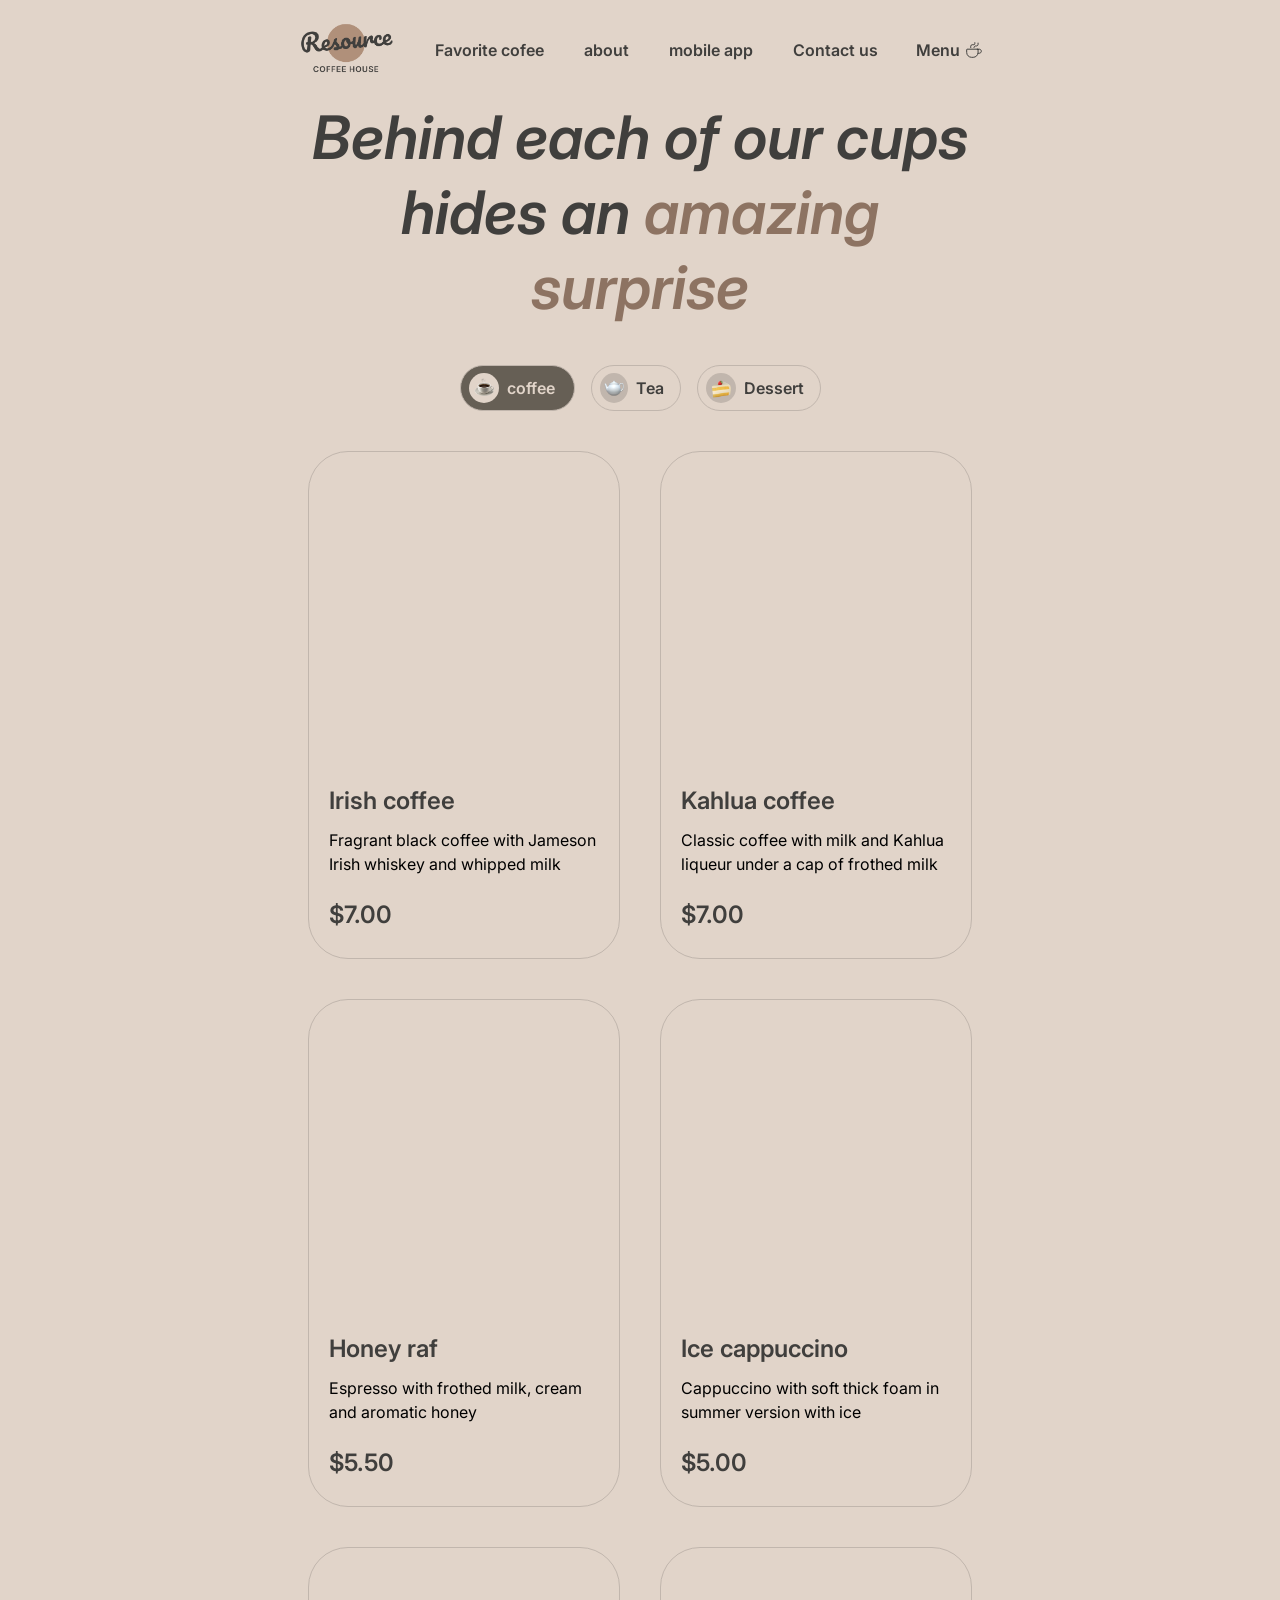
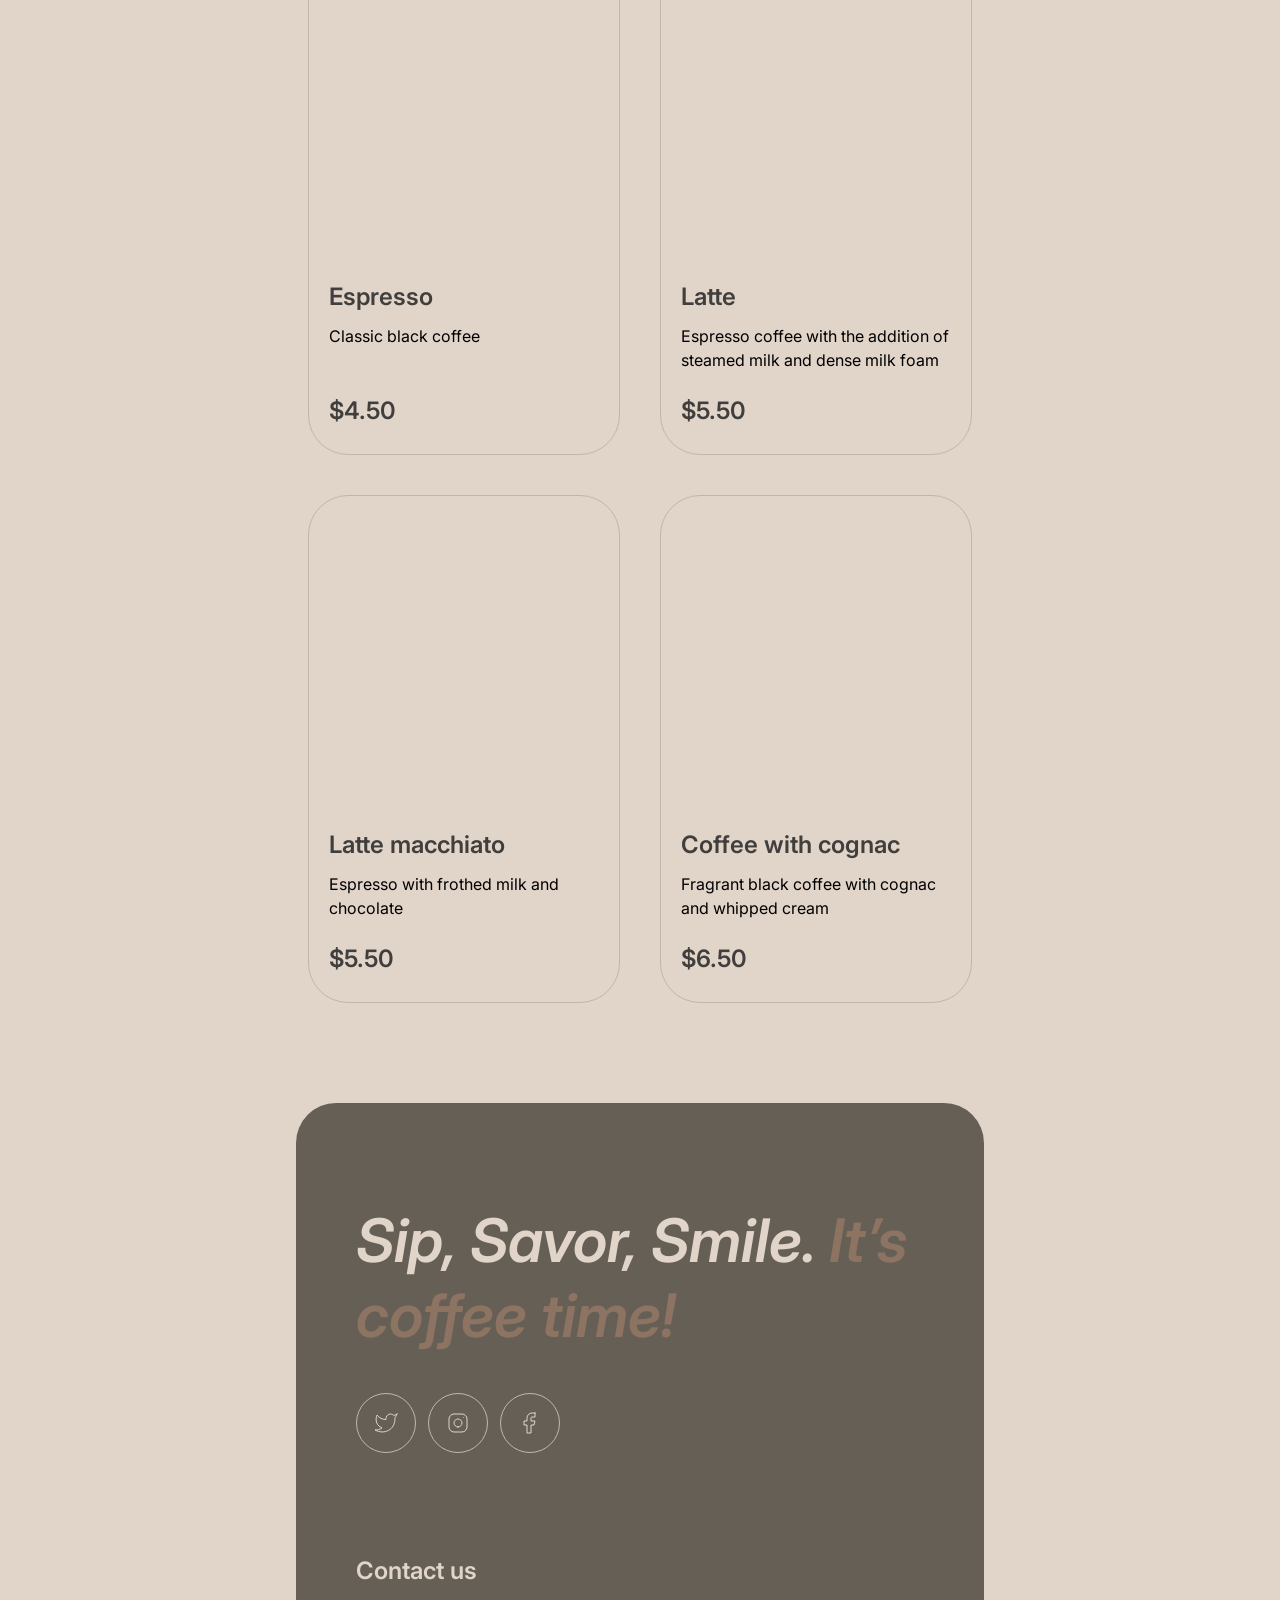
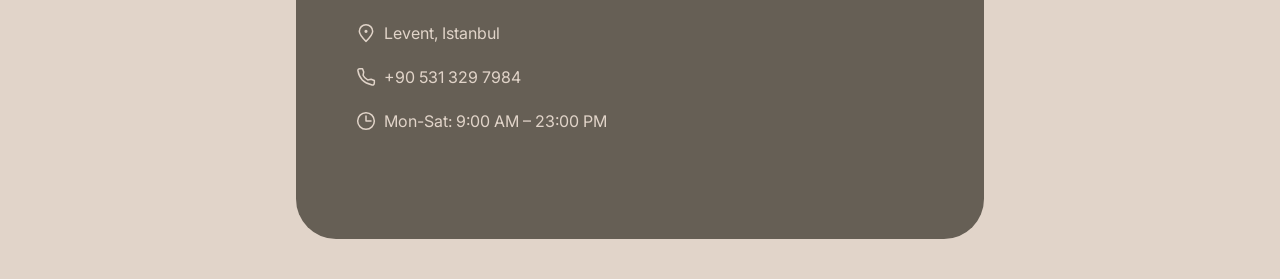
<file: menu.html>
<!DOCTYPE html>
<html lang="en">
  <head>
    <meta charset="UTF-8" />
    <meta name="viewport" content="width=device-width, initial-scale=1.0" />
    <title>Document</title>
    <link rel="icon" type="img/svg" href="./logosekme.svg" />

    <link rel="stylesheet" href="index.css" />
    <link
      href="https://fonts.googleapis.com/css2?family=Inter:wght@400;500;700&display=swap"
      rel="stylesheet"
    />
  </head>
  <body>
    <header>
      <div class="header-container">
        <a href="index.html">
          <img src="./logo.png" alt="logo" class="logoresmi" />
        </a>
        <nav class="extra">
          <ul>
            <li>
              <a href="#favourite-coffer">Favorite cofee</a>
            </li>
            <li><a href="#about">about</a></li>
            <li><a href="#mobile-app">mobile app</a></li>
            <li><a href="#footer">Contact us</a></li>
          </ul>
        </nav>
        <a class="kose" href="./menu.html" style="pointer-events: none">
          <span>Menu</span>
          <img class="kahveresm" src="./coffee-cup.svg" alt="coffe-cup" />
        </a>
        <div class="normalolan" style="cursor: pointer" id="menubtn">
          <img src="./State=default.svg" alt="iconn" />
        </div>
        <div class="normal-olmayan" id="yeterlan">
          <img src="./State=active.svg" alt="lann" />
        </div>
      </div>
      <nav class="dort" id="menuismenulan">
        <ul>
          <li><a href="#favourite-coffer">Favorite cofee</a></li>
          <li><a href="#about">about</a></li>
          <li><a href="#mobile-app">mobile app</a></li>
          <li><a href="#footer">Contact us</a></li>
          <li>
            <a
              class="moneyismoneylan"
              href="./menu.html"
              style="pointer-events: none"
            >
              <span>Menu</span>
              <img
                src="./coffee-cup.svg"
                alt="coffe-cup"
                style="width: 40px; height: 40px"
              />
            </a>
          </li>
        </ul>
      </nav>
    </header>
    <main>
      <div style="display: flex; justify-content: center; align-items: center">
        <div class="menu-container">
          <div class="offering">
            <span class="offering-text">
              <span class="line">Behind each of our</span><br class="brulan" />
              <span class="line">cups hides an</span><br class="brulan" />
              <span class="line-accent">amazing surprise</span>
            </span>

            <div class="tab-container">
              <div id="coffeebtn" class="coffee-container">
                <div class="coffee-round">
                  <img
                    src="cofferound.png"
                    alt="beyaz"
                    style="width: 20px; height: 20px"
                  />
                </div>
                <span class="coffee-text">coffee</span>
              </div>
              <div id="teabutton" class="tea-container">
                <div class="tea-round">
                  <img
                    src="beyaztepot.png"
                    alt="beyaz"
                    style="width: 20px; height: 20px"
                  />
                </div>
                <span class="tea-text">Tea</span>
              </div>
              <div id="dessertbtn" class="dessert-container">
                <div class="dessert-round">
                  <img
                    src="dessertround.png"
                    alt="beyaz"
                    style="width: 20px; height: 20px"
                  />
                </div>
                <span class="dessert-text">Dessert</span>
              </div>
            </div>
          </div>
          <div class="menu-products"></div>
          <button class="reloadbutonu" id="reloadbutonu">
            <img
              src="./refresh.svg"
              alt="refresh"
              style="width: 24px; height: 24px"
            />
          </button>
        </div>
      </div>
      <div class="modal-container">
        <div class="modal">
          <div class="resim-modal">
            <img src="./Latte.svg" alt="sssss" class="modalinresmi" />
          </div>
          <div class="description-contaier">
            <div class="titlelann">
              <span class="titlelan-name"></span>
              <span class="real-description"></span>
            </div>
            <div class="sizze">
              <span>size</span>
              <div class="tabbblar">
                <div class="ilk-iki">
                  <div class="kucuk active">
                    <div class="kucuk-daire active">S</div>
                    <span class="kucukisim active"></span>
                  </div>
                  <div class="orta">
                    <div class="orta-daire">M</div>
                    <span class="ortaisim"></span>
                  </div>
                </div>
                <div class="buyuk">
                  <div class="buyuk-daire">L</div>
                  <span class="buyukisim"></span>
                </div>
              </div>
            </div>
            <div class="sizze">
              <span>Additives</span>
              <div class="tabbblar">
                <div class="ilk-iki">
                  <div class="kucuk1">
                    <div class="kucuk1-daire">1</div>
                    <span class="kucuk1-isim">dinamik</span>
                  </div>
                  <div class="orta1">
                    <div class="orta1-daire">2</div>
                    <span class="orta1-isim">dinamik</span>
                  </div>
                </div>
                <div class="buyuk1">
                  <div class="buyuk1-daire">3</div>
                  <span class="buyuk1-isim">dinamik</span>
                </div>
              </div>
            </div>
            <div class="totall">
              <span>Total:</span>
              <span class="price">fiyat</span>
            </div>
            <div class="uyari">
              <img src="info-empty.svg" alt="iii" class="resimboyut" />
              <span style="font-size: 10px; font-weight: 600"
                >The cost is not final. Download our mobile app to see the final
                price and place your order. Earn loyalty points and enjoy your
                favorite coffee with up to 20% discount.</span
              >
            </div>
            <button class="kapatmatusu">Close</button>
          </div>
        </div>
      </div>
    </main>
    <footer id="footer" style="display: flex; justify-content: center">
      <div class="contacts-container">
        <div class="contacts-offer-container">
          <span class="contacts-offer-yazi"
            >Sip, Savor, Smile.
            <span style="color: #8d7362"> It’s coffee time!</span></span
          >
          <div class="contacts-socials">
            <img
              src="./twitter-button-icon-light.svg"
              alt="x"
              class="twiteerfalan"
            />
            <img
              src="./instagram-button-icon-light.svg"
              class="twiteerfalan"
              alt="i"
            />
            <img
              src="./facebook-button-icon-light.svg"
              class="twiteerfalan"
              alt="f"
            />
          </div>
        </div>
        <div class="contacts-info">
          <span class="contacts-info-yazi">Contact us</span>
          <div class="contacts-info-street">
            <a
              class="contact-info-konum"
              href="https://www.google.com/maps/place/Levent,+34330+Be%C5%9Fikta%C5%9F%2F%C4%B0stanbul/@41.082451,29.0057013,15z/data=!3m1!4b1!4m6!3m5!1s0x14cab66eb1aaff27:0x306025824b2de11e!8m2!3d41.0818288!4d29.0183512!16zL20vMGJ0MzA5?entry=ttu&g_ep=EgoyMDI1MTAwOC4wIKXMDSoASAFQAw%3D%3D"
              target="_blank"
              rel="noopener noreferrer"
            >
              <img src="pin-alt.svg" alt="konum" class="contact-icon" />
              <span class="contact-info-yazi-ayari">Levent, Istanbul</span>
            </a>
            <a class="contact-telefonlan" href="tel:+905313297984">
              <img src="phone.svg" alt="konum" class="contact-icon" />
              <span class="contact-info-yazi-ayari">+90 531 329 7984</span>
            </a>
            <div style="width: 268px; height: 28px; display: flex; gap: 8px">
              <img src="clock.svg" alt="konum" class="contact-icon" />
              <span class="contact-info-yazi-ayari"
                >Mon-Sat: 9:00 AM – 23:00 PM</span
              >
            </div>
          </div>
        </div>
      </div>
    </footer>
    <script src="menu.js"></script>
  </body>
</html>
</file>
<file: index.css>
html {
  scroll-behavior: smooth;
  top: 0;
  left: 0;
}

body {
  background-color: #e1d4c9;
  font-family: Inter;
  padding-top: 20px;
  padding-bottom: 40px;
  box-sizing: border-box; /* burası değişti*/
  margin: 0; /* burası değişti*/
}
header {
  display: flex;
  justify-content: center;
  align-items: center;
  flex-direction: column;
  padding-bottom: 20px;
}
.millk {
  display: flex;
  justify-content: center;
  align-items: center;
}
.hepsonradan {
  display: flex;
  flex-direction: column;
  align-items: center;
}
.reloadbutonu {
  width: 60px;
  height: 60px;
  display: flex;
  justify-content: center;
  align-items: center;
  border-radius: 100%;
  background-color: #e1d4c9;
  border: 1px solid #665f55;
  cursor: pointer;
}
.header-container {
  height: 60px;
  display: flex;
  justify-content: space-between;
  width: 348px;
  font-size: 16px;
  align-items: center;
  box-sizing: border-box;
}
.logoresmi {
  width: 100px;
  height: 60px;
}
.kahveresm {
  width: 20px;
  height: 20px;
}
.normalolan {
  width: 44px;
  height: 44px;
  display: flex;
  right: 0;
}
.normalolan.active {
  display: none;
}
.normal-olmayan {
  width: 44px;
  height: 44px;
  display: none;
}
.normal-olmayan.active {
  display: flex;
}
.dort {
  display: none;
}
.dort.active {
  display: flex;
  justify-content: center;
  font-size: 32px;
  font-weight: 600;
  color: #403f3d;
}
.dort ul {
  display: flex;
  flex-direction: column;
  gap: 60px;
  align-items: center;
  padding: 0px;
}
.dort a {
  text-decoration: none;
  color: #403f3d;
}
.dort li {
  list-style-type: none;
  color: #403f3d;
}
.extra {
  display: none;
}
/*
.moneyismoneylan {
  display: none;
}*/
.moneyismoneylan {
  display: flex;
  justify-content: center;
  align-items: center;
  text-decoration: none;
  color: #403f3d;
}
.kose {
  display: none;
}
.kahve {
  width: 20px;
  height: 20px;
}
.men {
  display: flex;
  justify-content: center;
  align-items: center;
  font-size: 16px;
}
.audiodahil {
  position: relative;
  width: 348px;
  height: 552px;
}
.videoaltindakiler {
  position: absolute;
  display: flex;
  flex-direction: column;
  justify-content: space-between;
  top: 0;
  left: 0;
  width: 348px;
  height: 552px;
  padding: 60px 16px;
  box-sizing: border-box;
}
.sonradan {
  display: flex;
  flex-direction: column;
  align-items: center;
  height: 576px;
  gap: 40px;
  justify-content: space-between;
}

.ikispankapsayici {
  font-size: 42px;
  text-align: center;
  max-width: 316px;
  text-align: left;
  height: 144px;
}
.videoyazisi {
  max-width: 316px;
  color: #d9d9d9;
  line-height: 150%;
  opacity: 1;
  height: 144px;
}
.butonundur {
  width: 200px;
  height: 64px;
  align-self: start;
  border-radius: 30px;
  background-color: #e1d4c9;
  border: none;
  position: relative;
  cursor: pointer;
  text-decoration: none;
}

.menumenu {
  width: 44px;
  height: 24px;
  color: #403f3d;
  display: flex;
  justify-content: center;
  align-items: center;
  font-weight: bold;
}
.iconlaralbayim {
  width: 20px;
  height: 20px;
}

.enustlogo {
  width: 100px;
  height: 60px;
}
.enustlogonunasi {
  width: 100px;
  height: 60px;
}
.oklardahil {
  display: flex;
  max-width: 348px;
  height: 696px;
  justify-content: center;
  align-items: center;
}
.slidercontainer {
  display: none;
  max-width: 348px;
  flex-direction: column;
  align-items: center;
  gap: 40px;
}
.slidercontainer.active {
  display: flex;
}
.sldiercontainerbaslik {
  font-size: 32px;
  max-width: 100%;
  display: flex;
  justify-content: center;
  align-items: center;
  font-weight: 600;
  height: 80px;
}
.sliderimage {
  width: 348px;
  height: 348px;
}
.slideryazicontainer {
  display: flex;
  flex-direction: column;
  justify-content: space-between;
  height: 164px;
  width: 348px;
  gap: 16px;
}
.kahvekelimesi {
  display: flex;
  justify-content: center;
  align-items: center;
}
.millk {
  display: inline-block;
  justify-content: center;
  align-items: center;
}
.resimveok {
  display: flex;
  justify-content: space-between;
  align-items: center;
}
.soloklar {
  display: none;
}
.sagoklar {
  display: none;
}
.about {
  max-width: 348px;
  height: 1580px;
  display: flex;
  flex-direction: column;
  gap: 40px;
}
.about-images {
  width: 348px;
  height: 1220px;
}
.about-images-column-1 {
  display: flex;
  flex-direction: column;
  gap: 40px;
}
.about-images-column-2 {
  display: none;
}
.column-1-first {
  width: 348px;
  height: 590px;
  object-fit: cover;
  background-image: url("column-1.png");
  background-size: cover; /* Bu satır eklendi */
  background-position: center; /* Opsiyonel ama önerilir */
  background-repeat: no-repeat; /* Tekrarlamasın diye */
  border-radius: 20px;
}

.column-1-second {
  width: 348px;
  height: 590px;
  object-fit: cover;
  background-image: url("column-2.png");
  background-size: cover; /* Bu satır eklendi */
  background-position: center; /* Opsiyonel ama önerilir */
  background-repeat: no-repeat; /* Tekrarlamasın diye */
  border-radius: 20px;
}
.column-1 {
  width: 348px;
  height: 590px;
  object-fit: cover;
  border-radius: 15px;
}
.column-2 {
  width: 348px;
  height: 590px;
  object-fit: cover;
  border-radius: 15px;
}
.perfectler {
  font-size: 32px;
  color: #403f3d;
  font-weight: 600;
  font-style: italic;
  line-height: 125%;
}
.mobileapp {
  max-width: 348px;
  height: 768px;
  display: flex;
  flex-direction: column;
  gap: 40px;
}
.mobile-app-offer {
  max-width: 348px;
  height: 380px;
  display: flex;
  flex-direction: column;
  gap: 40px;
}
.mobile-app-download {
  color: #403f3d;
  font-size: 32px;
  line-height: 1.25;
  font-weight: bold;
}
.mobile-app-resource {
  font-size: 16px;
  line-height: 1.5;
}
.ikiicon {
  max-width: 200px;
  height: 148px;
  display: flex;
  flex-direction: column;
  gap: 20px;
}
.appleicon {
  max-width: 200px;
  height: 64px;
  border: 1px solid;
  border-radius: 30px;
  display: flex;
  justify-content: start;
  align-items: center;
  padding-left: 20px;
  gap: 8px;
}
.appleresim {
  width: 36px;
  height: 36px;
}
.appleyani {
  color: #403f3d;
  max-width: 78px;
  height: 40px;
  font-weight: bold;
}
.appleyaziboyut-1 {
  font-size: 10px;
}
.appleyaziboyut-2 {
  font-size: 16px;
}
.mobile-screens-image {
  width: 348px;
  height: 348px;
}
.contacts-container {
  width: 348px;
  height: 526px;
  background-color: #665f55;
  padding: 60px 16px;
  box-sizing: border-box;
  border-radius: 40px;
  display: flex;
  flex-direction: column;
  gap: 40px;
  margin-top: 100px;
}
.contacts-offer-container {
  width: 316px;
  height: 180px;
  display: flex;
  flex-direction: column;
  justify-content: space-between;
}
.contacts-offer-yazi {
  font-size: 32px;
  line-height: 1.25;
  color: #e1d4c9;
}
.contacts-socials {
  width: 204px;
  height: 60px;
  display: flex;
  justify-content: space-between;
}
.contacts-info {
  width: 316px;
  height: 186px;
  color: #e1d4c9;
  display: flex;
  flex-direction: column;
  justify-content: space-between;
}
.contacts-info-yazi {
  font-size: 24px;
  line-height: 1.5;
  font-weight: 600;
}
.contacts-info-street {
  width: 262px;
  height: 116px;
  display: flex;
  flex-direction: column;
  justify-content: space-between;
}
.contact-info-konum {
  width: 182px;
  height: 28px;
  display: flex;
  gap: 8px;
  text-decoration: none;
  color: #e1d4c9;
}

.contact-icon {
  width: 20px;
  height: 20px;
}
.contact-info-yazi-ayari {
  font-size: 16px;
}
.contact-telefonlan {
  width: 175px;
  height: 28px;
  display: flex;
  gap: 8px;
  text-decoration: none;
  color: #e1d4c9;
}
.contact-telefonlan:hover {
  cursor: pointer;
  border-bottom: 1px solid #e1d4c9;
}
.preview {
  width: 310px;
  height: 506px;
  border-radius: 40px;
  border: 1px solid #c1b6ad;
  cursor: pointer;
}
.previewimage {
  border-radius: 40px;
  width: 310px;
  height: 310px;
  cursor: pointer;
}
.description {
  width: 310px;
  height: 196px;
  box-sizing: border-box;
  padding: 20px;
  text-align: left;
}
.titletogether {
  width: 270px;
  height: 114px;
  gap: 12px;
  display: flex;
  flex-direction: column;
}
.bigtitle {
  font-weight: 600;
  font-size: 24px;
  line-height: 125%;
  color: #403f3d;
}
.smalltitle {
  font-size: 16px;
  line-height: 150%;
  width: 270px;
  height: 72px;
}
.titleprice {
  font-size: 24px;
  font-weight: 600;
  line-height: 125%;
  color: #403f3d;
}

.menu-container {
  width: 348px;
  /*height: 2390px;*/
  display: flex;
  flex-direction: column;
  justify-content: center;
  align-items: center;
  gap: 40px;
}
.offering {
  width: 348px;
  height: 206px;
  gap: 40px;
  display: flex;
  flex-direction: column;
}
.brulan {
  display: flex;
}
.offering-text {
  font-weight: 600;
  font-size: 32px;
  line-height: 125%;
  font-style: italic;
  color: #403f3d;
  text-align: center;
}

.line-accent {
  color: #8d7362;
}
.tab-container {
  width: 345px;
  height: 46px;
  display: flex;
  gap: 8px;
  background-color: #e1d4c9;
}
.coffee-container {
  background-color: #e1d4c9;
  width: 115px;
  height: 46px;
  border-radius: 100px;
  display: flex;
  padding: 8px;
  align-items: center;
  gap: 8px;
  box-sizing: border-box;
  border: 1px solid #c1b6ad;
  cursor: pointer;
}
.coffee-container.active {
  background-color: #665f55;
  width: 115px;
  height: 46px;
  border-radius: 100px;
  display: flex;
  padding: 8px;
  align-items: center;
  gap: 8px;
  box-sizing: border-box;
}

.coffee-round {
  width: 30px;
  height: 30px;
  border-radius: 100%;
  background-color: #c1b6ad;
  display: flex;
  justify-content: center;
  align-items: center;
}
.coffee-round.active {
  width: 30px;
  height: 30px;
  border-radius: 100%;
  background-color: #e1d4c9;
}
.coffee-text {
  color: #403f3d;
  font-size: 16px;
  font-weight: 600;
  line-height: 150%;
}
.coffee-text.active {
  color: #e1d4c9;
  font-size: 16px;
  font-weight: 600;
  line-height: 150%;
}
.tea-container {
  background-color: #e1d4c9;
  width: 90px;
  height: 46px;
  border-radius: 100px;
  display: flex;
  padding: 8px;
  padding-right: 16px;
  align-items: center;
  gap: 8px;
  box-sizing: border-box;
  border: 1px solid #c1b6ad;
  cursor: pointer;
}
.tea-container.active {
  background-color: #665f55;
  width: 90px;
  height: 46px;
  border-radius: 100px;
  display: flex;
  padding: 8px;
  padding-right: 16px;
  align-items: center;
  gap: 8px;
  box-sizing: border-box;
}
.tea-round {
  width: 30px;
  height: 30px;
  border-radius: 100%;
  background-color: #c1b6ad;
  display: flex;
  justify-content: center;
  align-items: center;
}
.tea-round.active {
  width: 30px;
  height: 30px;
  border-radius: 100%;
  background-color: #e1d4c9;
}
.tea-text {
  color: #403f3d;
  font-size: 16px;
  font-weight: 600;
  line-height: 150%;
}
.tea-text.active {
  color: #e1d4c9;
  font-size: 16px;
  font-weight: 600;
  line-height: 150%;
}
.dessert-container {
  background-color: #e1d4c9;
  width: 124px;
  height: 46px;
  border-radius: 100px;
  display: flex;
  padding: 8px;
  padding-right: 16px;
  align-items: center;
  gap: 8px;
  box-sizing: border-box;
  border: 1px solid #c1b6ad;
  cursor: pointer;
}
.dessert-container.active {
  background-color: #665f55;
  width: 124px;
  height: 46px;
  border-radius: 100px;
  display: flex;
  padding: 8px;
  padding-right: 16px;
  align-items: center;
  gap: 8px;
  box-sizing: border-box;
}
.dessert-round {
  width: 30px;
  height: 30px;
  border-radius: 100%;
  background-color: #c1b6ad;
  display: flex;
  justify-content: center;
  align-items: center;
}
.dessert-round.active {
  width: 30px;
  height: 30px;
  border-radius: 100%;
  background-color: #e1d4c9;
}
.dessert-text {
  color: #403f3d;
  font-size: 16px;
  font-weight: 600;
  line-height: 150%;
}
.dessert-text.active {
  color: #e1d4c9;
  font-size: 16px;
  font-weight: 600;
  line-height: 150%;
}
.menu-products {
  display: grid;
  grid-template-columns: 1fr;
  gap: 40px;
}
.modal-container {
  display: none;
}
.modal-container.active {
  height: 100vh;
  width: 100vw; /* burada düzeltme yapıldı */
  display: flex;
  justify-content: center;
  align-items: center;
  z-index: 2;
  position: fixed; /* ekranın üstüne sabitlenmesi için */
  top: 0;
  left: 0;
  background-color: rgba(0, 0, 0, 0.3); /* opsiyonel: saydam arka plan */
}

.modal {
  width: 342px;
  height: 626px;
  border-radius: 40px;
  justify-content: center;
  display: flex;
  align-items: center;
  box-sizing: border-box;
  padding: 16px;
  color: #403f3d;
  background-color: #e1d4c9;
  gap: 20px;
}
.resim-modal {
  display: none;
}

.description-contaier {
  display: flex;
  flex-direction: column;
  width: 310px;
  height: 594px;
  gap: 20px;
  justify-content: center;
}
.titlelann {
  display: flex;
  flex-direction: column;
  gap: 12px;
  height: 90px;
  color: #403f3d;
}
.titlelan-name {
  font-size: 24px;
  font-weight: 600;
}
.sizze {
  width: 310px;
  height: 132px;
  display: flex;
  flex-direction: column;
  gap: 8px;
}
.tabbblar {
  width: 310px;
  height: 100px;
  display: flex;
  gap: 8px;
  flex-direction: column;
}
.ilk-iki {
  display: flex;
  gap: 8px;
}
.kucuk {
  width: 116px;
  height: 46px;
  border: 1px solid;
  display: flex;
  justify-content: center;
  align-items: center;
  border-radius: 100px;
  gap: 8px;
  padding: 8px 16px 8px 8px;
  box-sizing: border-box;
  background-color: #e1d4c9;
  cursor: pointer;
}

.kucuk-daire {
  width: 30px;
  height: 30px;
  display: flex;
  justify-content: center;
  align-items: center;
  background-color: #c1b6ad;
  border-radius: 100%;
  color: #403f3d;
  cursor: pointer;
}
.kucukisim {
  color: #403f3d;
  cursor: pointer;
}
.kucuk.active {
  background-color: #665f55;
}
.kucuk-daire.active {
  background-color: #e1d4c9;
  color: #403f3d;
}
.kucukisim.active {
  color: #e1d4c9;
}

.ortaisim {
  color: #403f3d;
  cursor: pointer;
}
.orta.active {
  background-color: #665f55;
}
.orta-daire.active {
  background-color: #e1d4c9;
  color: #403f3d;
}
.ortaisim.active {
  color: #e1d4c9;
}

.orta {
  width: 117px;
  height: 46px;
  border: 1px solid;
  border-radius: 100px;
  display: flex;
  justify-content: center;
  align-items: center;
  gap: 8px;
  padding: 8px 16px 8px 8px;
  box-sizing: border-box;
  background-color: #e1d4c9;
  cursor: pointer;
}
.orta-daire {
  width: 30px;
  height: 30px;
  display: flex;
  justify-content: center;
  align-items: center;
  background-color: #c1b6ad;
  border-radius: 100%;
  color: #403f3d;
  cursor: pointer;
}

.buyukisim {
  color: #403f3d;
  cursor: pointer;
}
.buyuk.active {
  background-color: #665f55;
}
.buyuk-daire.active {
  background-color: #e1d4c9;
  color: #403f3d;
}
.buyukisim.active {
  color: #e1d4c9;
}

.buyuk {
  width: 117px;
  height: 46px;
  border: 1px solid;
  display: flex;
  justify-content: center;
  align-items: center;
  border-radius: 100px;
  gap: 8px;
  padding: 8px 16px 8px 8px;
  box-sizing: border-box;
  background-color: #e1d4c9;
  cursor: pointer;
}
.buyuk-daire {
  width: 30px;
  height: 30px;
  display: flex;
  justify-content: center;
  align-items: center;
  background-color: #c1b6ad;
  border-radius: 100%;
  color: #403f3d;
  cursor: pointer;
}

.kucuk1 {
  width: 116px;
  height: 46px;
  border: 1px solid;
  display: flex;
  justify-content: center;
  align-items: center;
  border-radius: 100px;
  gap: 8px;
  padding: 8px 16px 8px 8px;
  box-sizing: border-box;
  background-color: #e1d4c9;
  cursor: pointer;
}

.kucuk1-daire {
  width: 30px;
  height: 30px;
  display: flex;
  justify-content: center;
  align-items: center;
  background-color: #c1b6ad;
  border-radius: 100%;
  color: #403f3d;
  cursor: pointer;
}
.kucuk1-isim {
  color: #403f3d;
  cursor: pointer;
}
.kucuk1.active {
  background-color: #665f55;
}
.kucuk1-daire.active {
  background-color: #e1d4c9;
  color: #403f3d;
}
.kucuk1-isim.active {
  color: #e1d4c9;
}

.orta1 {
  width: 116px;
  height: 46px;
  border: 1px solid;
  display: flex;
  justify-content: center;
  align-items: center;
  border-radius: 100px;
  gap: 8px;
  padding: 8px 16px 8px 8px;
  box-sizing: border-box;
  background-color: #e1d4c9;
  cursor: pointer;
}

.orta1-daire {
  width: 30px;
  height: 30px;
  display: flex;
  justify-content: center;
  align-items: center;
  background-color: #c1b6ad;
  border-radius: 100%;
  color: #403f3d;
  cursor: pointer;
}
.orta1-isim {
  color: #403f3d;
  cursor: pointer;
}
.orta1.active {
  background-color: #665f55;
}
.orta1-daire.active {
  background-color: #e1d4c9;
  color: #403f3d;
}
.orta1-isim.active {
  color: #e1d4c9;
}

.buyuk1 {
  width: 116px;
  height: 46px;
  border: 1px solid;
  display: flex;
  justify-content: center;
  align-items: center;
  border-radius: 100px;
  gap: 8px;
  padding: 8px 16px 8px 8px;
  box-sizing: border-box;
  background-color: #e1d4c9;
  cursor: pointer;
}

.buyuk1-daire {
  width: 30px;
  height: 30px;
  display: flex;
  justify-content: center;
  align-items: center;
  background-color: #c1b6ad;
  border-radius: 100%;
  color: #403f3d;
  cursor: pointer;
}
.buyuk1-isim {
  color: #403f3d;
  cursor: pointer;
}
.buyuk1.active {
  background-color: #665f55;
}
.buyuk1-daire.active {
  background-color: #e1d4c9;
  color: #403f3d;
}
.buyuk1-isim.active {
  color: #e1d4c9;
}

.totall {
  display: flex;
  justify-content: space-between;
  font-size: 24px;
  font-weight: 600;
  width: 310px;
  height: 30px;
  color: #403f3d;
}
.uyari {
  border-top: 1px solid #c1b6ad;
  display: flex;
  gap: 8px;
  width: 310px;
  height: 66px;
  justify-content: center;
  padding-top: 12px;
  padding-bottom: 12px;
  box-sizing: border-box;
}
.resimboyut {
  width: 16px;
  height: 16px;
}
.kapatmatusu {
  width: 310px;
  height: 44px;
  font-size: 16px;
  font-weight: 600;
  text-align: center;
  box-sizing: border-box;
  padding: 10px 78px;
  border-radius: 100px;
  border: 1px solid #665f55;
  background-color: #e1d4c9;
  cursor: pointer;
}
.kapatmatusu:hover {
  background-color: #665f55;
  color: #e1d4c9;
}
.real-description {
  font-size: 16px;
}
@media (min-width: 768px) {
  /* Buradaki stiller hem telefon hem tablet için geçerli olacak */
  .kucuk:hover {
    background-color: #665f55;
  }
  .kucuk:hover .kucuk-daire {
    background-color: #e1d4c9;
    color: #403f3d;
  }
  .kucuk:hover .kucukisim {
    color: #e1d4c9;
  }

  .orta:hover {
    background-color: #665f55;
  }
  .orta:hover .orta-daire {
    background-color: #e1d4c9;
    color: #403f3d;
  }
  .orta:hover .ortaisim {
    color: #e1d4c9;
  }

  .buyuk:hover {
    background-color: #665f55;
  }
  .buyuk:hover .buyuk-daire {
    background-color: #e1d4c9;
    color: #403f3d;
  }
  .buyuk:hover .buyukisim {
    color: #e1d4c9;
  }

  .kucuk1:hover {
    background-color: #665f55;
  }
  .kucuk1:hover .kucuk1-daire {
    background-color: #e1d4c9;
    color: #403f3d;
  }
  .kucuk1:hover .kucuk1-isim {
    color: #e1d4c9;
  }
  .orta1:hover {
    background-color: #665f55;
  }
  .orta1:hover .orta1-daire {
    background-color: #e1d4c9;
    color: #403f3d;
  }
  .orta1:hover .orta1-isim {
    color: #e1d4c9;
  }

  .buyuk1:hover {
    background-color: #665f55;
  }
  .buyuk1:hover .buyuk1-daire {
    background-color: #e1d4c9;
    color: #403f3d;
  }
  .buyuk1:hover .buyuk1-isim {
    color: #e1d4c9;
  }
  .hepsonradan {
    display: flex;
    flex-direction: row;
    align-items: center;
    /* width: 688px; */
    height: 640px;
  }
  .coffee-container:hover {
    background-color: #665f55;
  }
  .coffee-container:hover .coffee-round {
    background-color: #e1d4c9;
  }
  .coffee-container:hover .coffee-text {
    color: #e1d4c9;
  }

  .tea-container:hover {
    background-color: #665f55;
  }
  .tea-container:hover .tea-round {
    background-color: #e1d4c9;
  }
  .tea-container:hover .tea-text {
    color: #e1d4c9;
  }

  .dessert-container:hover {
    background-color: #665f55;
  }
  .dessert-container:hover .dessert-round {
    background-color: #e1d4c9;
  }
  .dessert-container:hover .dessert-text {
    color: #e1d4c9;
  }
  .iconlaralbayim {
    display: none;
    width: 20px;
    height: 20px;
  }
  .butonundur:hover .iconlaralbayim {
    display: flex;
  }
  .reloadbutonu {
    display: none;
  }

  .header-container {
    height: 60px;
    display: flex;
    justify-content: space-between;
    width: 688px;
    font-size: 16px;
    align-items: center;
  }
  .dort {
    display: none;
  }
  .dort ul {
    display: none;
  }

  .normalolan {
    display: none;
  }
  .normal-olmayan {
    display: none;
  }
  .normal-olmayan.active {
    display: none;
  }
  .extra {
    display: flex;
    justify-content: center;
    font-size: 16px;
    font-weight: 600;
    color: #403f3d;
  }
  .extra ul {
    display: flex;
    gap: 40px;
    justify-content: center;
    align-items: center;
    padding: 0px;
    font-weight: 600;
    color: #403f3d;
    font-size: 16px;
  }
  .extra a {
    text-decoration: none;
    color: #403f3d;
    font-size: 16px;
  }
  .extra li {
    list-style-type: none;
    color: #403f3d;
    font-size: 16px;
  }
  .extra li:hover {
    border-bottom: 2px solid #403f3d;
    padding: 5px 0px;
  }
  .kose {
    display: flex;
    justify-content: center;
    align-items: center;
    text-decoration: none;
    gap: 4px;
    color: #403f3d;
    font-weight: 600;
    font-size: 16px;
    height: 20px;
  }

  .kose:hover {
    /* uygulamak istediğin stiller */
    border-bottom: 2px solid #403f3d;
    padding: 5px 0px;
  }
  .ozel {
    margin-left: 4px;
  }
  .kendi {
    display: none;
  }
  .lan {
    display: none;
  }

  .ham {
    display: none; /* Desktop’ta hamburger gizlenecek */
  }
  .men {
    display: flex;
    justify-content: center;
    align-items: center;
    font-size: 16px;
  }

  .ham {
    width: 30px;
    height: 30px;
  }

  .audiodahil {
    position: relative;
    width: 688px;
    height: 644px;
  }

  .videoaltindakiler {
    position: absolute;
    display: flex;
    flex-direction: column;
    justify-content: space-between;
    align-items: center;
    top: 0;
    left: 0;
    width: 100%;
    padding: 100px 60px;
    gap: 40px;
    width: 688px;
    height: 644px;
    box-sizing: border-box;
  }
  .sonradan {
    display: flex;
    flex-direction: column;
    align-items: center;
    height: 684px;
    gap: 40px;
    justify-content: space-between;
  }
  .slideryazicontainer {
    display: flex;
    flex-direction: column;
    justify-content: space-between;
    height: 140px;
    width: 480px;
    gap: 16px;
  }
  .ikispankapsayici {
    color: aliceblue;
    font-size: 72px;
    text-align: center;
    max-width: 530px;
    top: 60px;
    text-align: left;
    height: 228px;
  }
  .videoyazisi {
    max-width: 530px;
    color: #d9d9d9;
    line-height: 1.625;
    opacity: 1;
    height: 72px;
  }
  .butonundur {
    width: 200px;
    height: 64px;
    align-self: start;
    border-radius: 30px;
    background-color: #e1d4c9;
    border: none;
  }

  /*444*/
  .sldiercontainerbaslik {
    font-size: 50px;
    max-width: 688px;
    display: flex;
    justify-content: center;
    align-items: center;
    height: 150px;
  }
  .kahvekelimesi {
    display: flex;
    justify-content: center;
    align-items: center;
  }
  .slidercontainer {
    display: none;

    max-width: 568px;
    align-items: center;
    gap: 40px;
    height: 874px;
    max-width: 688px;
  }
  .slidercontainer.active {
    display: flex;
  }
  .oklardahil {
    display: flex;
    max-width: 688px;
    height: 874px;
    justify-content: center;
    align-items: center;
  }
  .sliderimage {
    width: 480px;
    height: 480px;
  }
  .resimveok {
    display: flex;
    justify-content: center;
    align-items: center;
    width: 568px;
  }
  .soloklar {
    display: flex;
    cursor: pointer;
    right: 0;
    width: 60px;
    height: 60px;
    border-radius: 100%;
    justify-content: center;
    align-items: center;
    background-color: #e1d4c9;
    border: 1px solid #665f55;
    color: #403f3d;
    margin-top: 146px;
  }
  .soloklar:hover {
    background-color: #665f55;
    color: #e1d4c9;
  }

  .sagoklar {
    display: flex;
    cursor: pointer;
    left: 0px;
    width: 60px;
    height: 60px;
    border-radius: 100%;
    justify-content: center;
    align-items: center;
    background-color: #e1d4c9;
    border: 1px solid #665f55;
    color: #403f3d;
    margin-top: 146px;
  }
  .sagoklar:hover {
    background-color: #665f55;
    color: #e1d4c9;
  }
  .about {
    max-width: 688px;
    height: 1710px;
    display: flex;
    flex-direction: column;
    gap: 40px;
  }
  .about-images {
    width: 688px;
    height: 1220px;
  }

  .perfectler {
    font-size: 59px;
    color: #403f3d;
    font-weight: 600;
    font-style: italic;
    line-height: 125%;
    text-align: left;
  }

  .about-images-column-1 {
    display: flex;
    flex-direction: column;
    gap: 40px;
  }
  .about-images-column-2 {
    display: none;
  }
  .column-1-first {
    width: 688px;
    height: 590px;
    object-fit: cover;
    background-image: url("column-1.png");
    background-size: cover; /* Bu satır eklendi */
    background-position: center; /* Opsiyonel ama önerilir */
    background-repeat: no-repeat; /* Tekrarlamasın diye */
    border-radius: 20px;
  }
  .column-1-second {
    width: 688px;
    height: 590px;
    object-fit: cover;
    background-image: url("column-2.png");
    background-size: cover; /* Bu satır eklendi */
    background-position: center; /* Opsiyonel ama önerilir */
    background-repeat: no-repeat; /* Tekrarlamasın diye */
    border-radius: 20px;
  }
  .mobileapp {
    max-width: 688px;
    height: 1072px;
    display: flex;
    flex-direction: column;
    gap: 100px;
  }
  .mobile-app-offer {
    max-width: 688px;
    height: 342px;
    display: flex;
    flex-direction: column;
    gap: 40px;
  }
  .mobile-app-download {
    color: #403f3d;
    font-size: 60px;
    line-height: 1.25;
    font-weight: bold;
  }
  .ikiicon {
    max-width: 420px;
    height: 64px;
    display: flex;
    flex-direction: row;
    gap: 20px;
  }
  .appleicon {
    width: 200px;
    height: 64px;
    border: 1px solid;
    border-radius: 30px;
    display: flex;
    justify-content: start;
    align-items: center;
    padding-left: 20px;
    gap: 8px;
  }
  .mobile-screens-image {
    width: 630px;
    height: 630px;
  }

  .contacts-container {
    width: 688px;
    height: 736px;
    background-color: #665f55;
    padding: 100px 60px;
    box-sizing: border-box;
    border-radius: 40px;
    display: flex;
    flex-direction: column;
    gap: 100px;
    margin-top: 100px;
  }
  .contacts-offer-container {
    width: 568px;
    height: 250px;
    display: flex;
    flex-direction: column;
    justify-content: space-between;
  }
  .contacts-offer-yazi {
    font-size: 60px;
    line-height: 1.25;
    color: #e1d4c9;
    font-weight: 600; /* Semi Bold = 600 */
    font-style: italic; /* Italic */
  }
  .twiteerfalan {
    width: 60px;
    height: 60px;
  }
  .contacts-socials {
    width: 204px;
    height: 60px;
    display: flex;
    justify-content: space-between;
  }
  .contacts-info {
    width: 568px;
    height: 186px;
    color: #e1d4c9;
    display: flex;
    flex-direction: column;
    justify-content: space-between;
  }
  .contacts-info-yazi {
    font-size: 24px;
    line-height: 1.5;
    font-weight: 600;
  }
  .contacts-info-street {
    width: 262px;
    height: 116px;
    display: flex;
    flex-direction: column;
    justify-content: space-between;
  }
  .contact-info-konum {
    width: 182px;
    height: 28px;
    display: flex;
    gap: 8px;
    text-decoration: none;
    color: #e1d4c9;
  }
  .contact-info-konum:hover {
    border-bottom: 1px solid #e1d4c9;
  }
  .contact-icon {
    width: 20px;
    height: 20px;
  }
  .contact-info-yazi-ayari {
    font-size: 16px;
  }

  .menu-container {
    width: 688px;
    display: flex;
    flex-direction: column;
    justify-content: center;
    align-items: center;
    gap: 40px;
  }
  .offering {
    width: 688px;
    height: 311px;
    gap: 40px;
    display: flex;
    flex-direction: column;
    align-items: center;
  }
  .offering-text {
    font-weight: 600;
    font-size: 60px;
    line-height: 125%;
    font-style: italic;
    color: #403f3d;
    text-align: center;
  }
  .brulan {
    display: none;
  }

  .line-accent {
    color: #8d7362;
  }
  .tab-container {
    width: 361px;
    height: 46px;
    display: flex;
    gap: 16px;
    background-color: #e1d4c9;
    justify-content: center;
  }
  .totall {
    display: flex;
    justify-content: space-between;
    font-size: 24px;
    font-weight: 600;
    width: 326px;
    height: 30px;
    color: #403f3d;
  }
  .menu-products {
    display: grid;
    grid-template-columns: 1fr 1fr;
    gap: 40px;
  }
  .preview {
    width: 310px;
    height: 506px;
    border-radius: 40px;
    border: 1px solid #c1b6ad;
    cursor: pointer;
  }
  .previewimage {
    border-radius: 40px;
    width: 310px;
    height: 310px;
    cursor: pointer;
    object-fit: cover;
    transform-origin: center center;
    transition: transform 0.8s ease;
    transform: scale(1);
  }
  .previewimage:hover {
    transform: scale(0.95);
  }
  .description {
    width: 310px;
    height: 196px;
    box-sizing: border-box;
    padding: 20px;
    text-align: left;
  }
  .uyari {
    border-top: 1px solid #c1b6ad;
    display: flex;
    gap: 8px;
    width: 326px;
    height: 66px;
    justify-content: center;
    padding-top: 12px;
    padding-bottom: 12px;
    box-sizing: border-box;
  }
  .kapatmatusu {
    width: 326px;
    height: 44px;
    font-size: 16px;
    font-weight: 600;
    text-align: center;
    box-sizing: border-box;
    padding: 10px 78px;
    border-radius: 100px;
    border: 1px solid #665f55;
    background-color: #e1d4c9;
    cursor: pointer;
  }

  .titletogether {
    width: 270px;
    height: 114px;
    gap: 12px;
    display: flex;
    flex-direction: column;
  }
  .bigtitle {
    font-weight: 600;
    font-size: 24px;
    line-height: 125%;
    color: #403f3d;
  }
  .smalltitle {
    font-size: 16px;
    line-height: 150%;
    width: 270px;
    height: 72px;
  }
  .titleprice {
    font-size: 24px;
    font-weight: 600;
    line-height: 125%;
    color: #403f3d;
  }

  .modal {
    width: 688px;
    height: 626px;
    border-radius: 40px;
    display: flex;
    align-items: center;
    box-sizing: border-box;
    padding: 16px;
    background-color: #e1d4c9;
  }
  .resim-modal {
    display: flex;
    justify-content: flex-start;
    height: 594px;
    width: 310px;
  }
  .modalinresmi {
    width: 310px;
    height: 310px;
    border-radius: 40px;
    align-items: start;
  }
  .description-contaier {
    display: flex;
    flex-direction: column;
    width: 346px;
    height: 594px;
    justify-content: space-between;
    box-sizing: border-box;
    gap: 20px;
    align-items: center;
  }
  .titlelann {
    display: flex;
    flex-direction: column;
    gap: 12px;
    height: 114px;
  }
  .sizze {
    width: 326px;
    height: 132px;
    display: flex;
    flex-direction: column;
    gap: 8px;
  }
}

/* 💻 Desktop (1440px ve üstü) */
@media (min-width: 1440px) {
  .ozel {
    margin-left: 180px;
  }
  .kendi {
    display: none;
  }
  .lan {
    display: none;
  }

  .ham {
    display: none; /* Desktop’ta hamburger gizlenecek */
  }
  .men {
    display: flex;
    justify-content: center;
    align-items: center;
    font-size: 25px;
  }
  .kahvecont {
    width: 72px;
    height: 28px;
    display: flex;
    justify-content: center;
    align-items: center;
  }

  .audiodahil {
    position: relative;
    width: 1360px;
    height: 644px;
  }
  .videoaltindakiler {
    position: absolute;
    display: flex;
    flex-direction: column;
    justify-content: space-around;
    align-items: start;
    top: 0;
    left: 0;
    width: 100%;
    padding: 100px;
    gap: 40px;
  }
  .ikispankapsayici {
    color: aliceblue;
    font-size: 60px;
    text-align: center;
    max-width: 530px;
    text-align: left;
    height: 228px;
  }
  .videoyazisi {
    max-width: 560px;
    color: #d9d9d9;
    line-height: 1.625;
    opacity: 1;
    height: 72px;
    margin-top: 0px;
  }
  .sldiercontainerbaslik {
    font-size: 60px;
    max-width: 100%;
    display: flex;
    justify-content: center;
    align-items: center;
    height: 75px;
  }
  .kahvekelimesi {
    display: inline;
    justify-content: flex-start; /* Default */
    align-items: stretch; /* Default  max-width: 1360px; */
  }

  .slidercontainer {
    display: none;
    max-width: 1232px;
    align-items: center;
    gap: 40px;
    height: 799px;
  }
  .slidercontainer.active {
    display: flex;
    height: 799px;
  }

  .sliderimage {
    width: 480px;
    height: 480px;
  }
  .resimveok {
    display: flex;
    justify-content: center;
    align-items: center;
    width: 1232px;
  }
  .sonradan {
    display: flex;
    flex-direction: column;
    align-items: center;
    height: 684px;
    gap: 40px;
    justify-content: space-between;
    width: 1232;
  }
  .hepsonradan {
    display: flex;
    flex-direction: row;
    align-items: center;
    width: 1232px;
    height: 640px;
    gap: 0px;
  }
  .butonundur {
    width: 200px;
    height: 64px;
    align-self: start;
    border-radius: 30px;
    background-color: #e1d4c9;
    border: none;
    position: relative;
    cursor: pointer;
    text-decoration: none;
  }

  .soloklar {
    display: flex;
    cursor: pointer;
    right: 0;
    width: 60px;
    height: 60px;
    border-radius: 100%;
    justify-content: center;
    align-items: center;
    background-color: #e1d4c9;
    border: 1px solid #665f55;
    color: #403f3d;
    margin-top: 70px;
  }
  .soloklar:hover {
    background-color: #665f55;
    color: #e1d4c9;
  }
  .sagoklar {
    display: flex;
    cursor: pointer;
    left: 0px;
    width: 60px;
    height: 60px;
    border-radius: 100%;
    justify-content: center;
    align-items: center;
    background-color: #e1d4c9;
    border: 1px solid #665f55;
    color: #403f3d;
    margin-top: 70px;
  }
  .sagoklar:hover {
    background-color: #665f55;
    color: #e1d4c9;
  }
  .oklardahil {
    display: flex;
    max-width: 1360px;
    height: 799px;
    justify-content: center;
    align-items: center;
  }
  .mobileapp {
    max-width: 1360px;
    height: 630px;
    display: flex;
    flex-direction: row;
    align-items: center;
    gap: 100px;
  }
  .mobile-app-offer {
    max-width: 630px;
    height: 342px;
    display: flex;
    flex-direction: column;
    gap: 40px;
  }
  .mobile-app-download {
    color: #403f3d;
    font-size: 60px;
    line-height: 1.25;
    font-weight: bold;
  }
  .ikiicon {
    max-width: 420px;
    height: 64px;
    display: flex;
    flex-direction: row;
    gap: 20px;
  }
  .appleicon {
    width: 200px;
    height: 64px;
    border: 1px solid;
    border-radius: 30px;
    display: flex;
    justify-content: start;
    align-items: center;
    padding-left: 20px;
    gap: 8px;
  }
  .mobile-screens-image {
    width: 630px;
    height: 630px;
  }
  .contacts-container {
    width: 1360px;
    height: 450px;
    background-color: #665f55;
    padding: 100px 100px;
    box-sizing: border-box;
    border-radius: 40px;
    display: flex;
    flex-direction: row;
    gap: 100px;
    align-items: center;
  }
  .contacts-offer-container {
    width: 530px;
    height: 250px;
    display: flex;
    flex-direction: column;
    justify-content: space-between;
  }
  .contacts-offer-yazi {
    font-size: 60px;
    line-height: 1.25;
    color: #e1d4c9;
    font-weight: 600; /* Semi Bold = 600 */
    font-style: italic; /* Italic */
  }
  .twiteerfalan {
    width: 60px;
    height: 60px;
  }
  .contacts-socials {
    width: 204px;
    height: 60px;
    display: flex;
    justify-content: space-between;
  }
  .contacts-info {
    width: 530px;
    height: 186px;
    color: #e1d4c9;
    display: flex;
    flex-direction: column;
    justify-content: space-between;
    font-weight: 600;
    gap: 40px;
  }
  .contacts-info-yazi {
    font-size: 24px;
    line-height: 1.5;
  }
  .contacts-info-street {
    width: 262px;
    height: 116px;
    display: flex;
    flex-direction: column;
    justify-content: space-between;
    gap: 16px;
  }
  .contact-info-konum {
    width: 182px;
    height: 28px;
    display: flex;
    gap: 8px;
    text-decoration: none;
    color: #e1d4c9;
  }
  .contact-info-konum:hover {
    border-bottom: 1px solid #e1d4c9;
    cursor: pointer;
  }
  .contact-icon {
    width: 20px;
    height: 20px;
  }
  .contact-info-yazi-ayari {
    font-size: 16px;
  }

  .about {
    max-width: 1360px;
    height: 1325px;
    display: flex;
    flex-direction: column;
    gap: 40px;
  }
  .about-images {
    width: 1360px;
    height: 1060px;
    display: flex;
    gap: 40px;
  }

  .perfectler {
    font-size: 59px;
    color: #403f3d;
    font-weight: 600;
    font-style: italic;
    line-height: 125%;
    text-align: left;
  }

  .about-images-column-1 {
    display: flex;
    flex-direction: column;
    gap: 40px;
  }
  .about-images-column-2 {
    display: flex;
    flex-direction: column;
    gap: 40px;
  }
  .column-1-first {
    width: 660px;
    height: 590px;
    object-fit: cover;
    background-image: url("column-1.png");
    background-size: cover; /* Bu satır eklendi */
    background-position: center; /* Opsiyonel ama önerilir */
    background-repeat: no-repeat; /* Tekrarlamasın diye */
    border-radius: 20px;
  }
  .column-1-second {
    width: 660px;
    height: 430px;
    object-fit: cover;
    background-image: url("box.png");
    background-size: cover; /* Bu satır eklendi */
    background-position: center; /* Opsiyonel ama önerilir */
    background-repeat: no-repeat; /* Tekrarlamasın diye */
    border-radius: 20px;
  }
  .column-2-first {
    width: 660px;
    height: 430px;
    object-fit: cover;
    background-image: url("manbox.png");
    background-size: cover; /* Bu satır eklendi */
    background-position: center; /* Opsiyonel ama önerilir */
    background-repeat: no-repeat; /* Tekrarlamasın diye */
    border-radius: 20px;
  }
  .column-2-second {
    width: 660px;
    height: 590px;
    object-fit: cover;
    background-image: url("column-2.png");
    background-size: cover; /* Bu satır eklendi */
    background-position: center; /* Opsiyonel ama önerilir */
    background-repeat: no-repeat; /* Tekrarlamasın diye */
    border-radius: 20px;
  }

  /*xxx*/
  .menu-container {
    width: 1360px;
    display: flex;
    flex-direction: column;
    justify-content: center;
    align-items: center;
    gap: 40px;
  }
  .offering {
    width: 1360px;
    height: 236px;
    gap: 40px;
    display: flex;
    flex-direction: column;
    align-items: center;
  }
  .offering-text {
    font-weight: 600;
    font-size: 60px;
    line-height: 125%;
    font-style: italic;
    color: #403f3d;
    text-align: center;
    width: 800px;
    height: 150px;
  }
  .brulan {
    display: none;
  }

  .line-accent {
    color: #8d7362;
  }
  .tab-container {
    width: 361px;
    height: 46px;
    display: flex;
    gap: 16px;
    background-color: #e1d4c9;
    justify-content: center;
  }

  .menu-products {
    display: grid;
    grid-template-columns: 1fr 1fr 1fr 1fr;
    gap: 40px;
  }
  .preview {
    width: 310px;
    height: 506px;
    border-radius: 40px;
    border: 1px solid #c1b6ad;
    cursor: pointer;
  }
  .previewimage {
    border-radius: 40px;
    width: 310px;
    height: 310px;
    cursor: pointer;
  }
  .description {
    width: 310px;
    height: 196px;
    box-sizing: border-box;
    padding: 20px;
    text-align: left;
    display: flex;
    flex-direction: column;
    justify-content: space-between;
  }
  .titletogether {
    width: 270px;
    height: 114px;
    gap: 12px;
    display: flex;
    flex-direction: column;
  }
  .bigtitle {
    font-weight: 600;
    font-size: 24px;
    line-height: 125%;
    color: #403f3d;
  }
  .smalltitle {
    font-size: 16px;
    line-height: 150%;
    width: 270px;
    height: 72px;
  }
  .titleprice {
    font-size: 24px;
    font-weight: 600;
    line-height: 125%;
    color: #403f3d;
  }

  .modal {
    width: 800px;
    height: 504px;
    border-radius: 40px;
    justify-content: center;
    display: flex;
    align-items: center;
    box-sizing: border-box;
    padding: 16px;
    color: #403f3d;
    background-color: #e1d4c9;
  }
  .resim-modal {
    display: flex;
    height: 472px;
    width: 348px;
  }
  .modalinresmi {
    width: 310px;
    height: 310px;
    border-radius: 40px;
  }

  .description-contaier {
    display: flex;
    flex-direction: column;
    width: 458px;
    height: 472px;
    justify-content: space-between;
    /* padding-left: 20px; */
    box-sizing: border-box;
    gap: 20px;
  }

  .titlelann {
    display: flex;
    flex-direction: column;
    gap: 12px;
    height: 90px;
    width: 438px;
  }

  .titlelan-name {
    font-size: 24px;
    font-weight: 600;
  }
  .real-description {
    font-size: 16px;
  }

  .sizze {
    width: 438px;
    height: 78px;
    display: flex;
    flex-direction: column;
    gap: 8px;
  }

  .tabbblar {
    width: 438px;
    height: 46px;
    display: flex;
    gap: 8px;
    flex-direction: row;
  }

  .ilk-iki {
    display: flex;
    gap: 8px;
    width: 241px;
  }
  .header-container {
    height: 60px;
    display: flex;
    justify-content: space-between;
    width: 1360px;
    font-size: 16px;
    align-items: center;
  }
  .totall {
    display: flex;
    justify-content: space-between;
    font-size: 24px;
    font-weight: 600;
    width: 438px;
    height: 30px;
    color: #403f3d;
  }
  .uyari {
    border-top: 1px solid #c1b6ad;
    display: flex;
    gap: 8px;
    width: 438px;
    height: 52px;
    justify-content: center;
    padding-top: 12px;
    padding-bottom: 12px;
    box-sizing: border-box;
  }
  .kapatmatusu {
    width: 438px;
    height: 44px;
    font-size: 16px;
    font-weight: 600;
    text-align: center;
    box-sizing: border-box;
    padding: 10px 78px;
    border-radius: 100px;
    border: 1px solid #665f55;
    background-color: #e1d4c9;
    cursor: pointer;
  }
}
</file>
